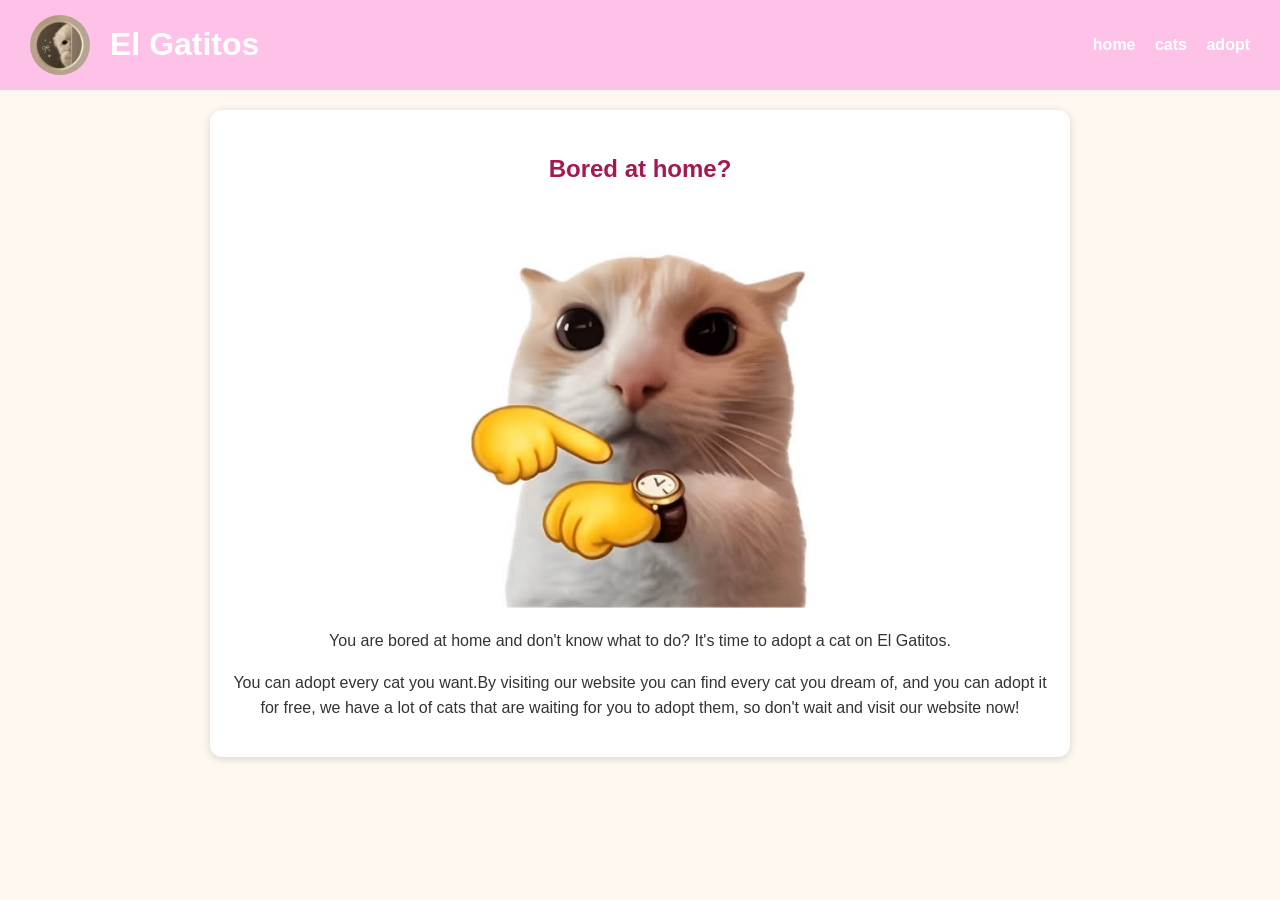
<file: index.html>
<!DOCTYPE html>
<html lang="en">

<head>
    <meta charset="UTF-8">
    <meta name="viewport" content="width=device-width, initial-scale=1.0">
    <title>El Gatitos</title>
    <link rel="stylesheet" href="styles.css">
</head>

<body>
    <header>
        <img src="images/site_image.jpeg" alt="El Gatitos logo" width="80">
    <h1>El Gatitos</h1>
    <nav>
    <a href="index.html">home</a>
    <a href="cats.html">cats</a>
    <a href="adopt.html">adopt</a>
    </nav>
    </header>
    <main>
        <section>
            <h2>Bored at home?</h2>
            <img class="hero-img" src="images/time_to_adopt.jpeg" alt="Time to adopt a cat">
        <p>You are bored at home and don't know what to do? It's time to adopt a cat on El Gatitos.</p>
        <p>You can adopt every cat you want.By visiting our website you can find every cat you dream of, and you can adopt
        it for free, we have a lot of cats that are
        waiting for you to adopt them, so don't wait and visit our website now!</p>
    
        </section>


    </main>
</body>

</html>
</file>
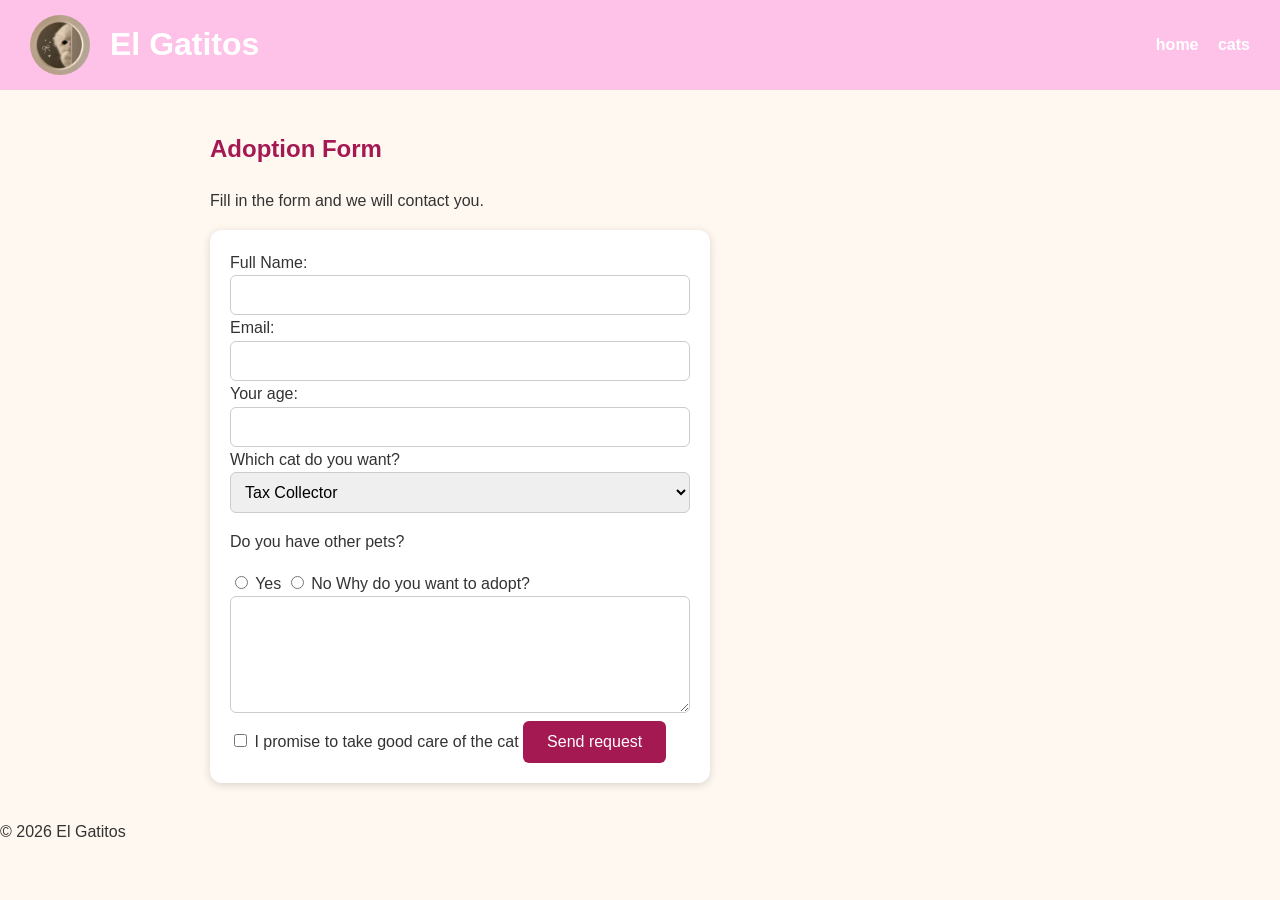
<file: adopt.html>
<!DOCTYPE html>
<html lang="en">
<head>
    <meta charset="UTF-8">
    <meta name="viewport" content="width=device-width, initial-scale=1.0">
    <title>Adopt - El Gatitos</title>
    <link rel="stylesheet" href="styles.css">
</head>
<body>
    <header>
        <img src="images/site_image.jpeg" alt="El Gatitos logo" width="80">
        <h1>El Gatitos</h1>
        <nav>
            <a href="index.html">home</a>
            <a href="cats.html">cats</a>
        </nav>
    </header>
    <main>
        <h2>Adoption Form</h2>
        <p>Fill in the form and we will contact you.</p>
        <form>
            <label for="fullname">Full Name:</label>
            <input type="text" id="fullname" name="fullname" required>
           

            <label for="email">Email:</label>
            <input type="text" id="email" name="email" required>
            

            <label for="age">Your age:</label>
            <input type="number" id="age" name="age" min="18" max="100" required>
            

            <label for="cat">Which cat do you want?</label>
                <select id="cat" name="cat">
                    <option value="tax-collector">Tax Collector</option>
                    <option value="pocket-chaos">Pocket Chaos</option>
                    <option value="thunder-nugget">Thunder Nugget</option>
                    <option value="fried-egg">Fried Egg</option>
                    <option value="lord-floof">Lord Floof</option>
                    <option value="pollen">Pollen</option>
                </select>
              
                <p>Do you have other pets?</p>
      <input type="radio" id="pets-yes" name="pets" value="yes">
      <label for="pets-yes">Yes</label>
      <input type="radio" id="pets-no" name="pets" value="no">
      <label for="pets-no">No</label>
     

      <label for="message">Why do you want to adopt?</label>
      <textarea id="message" name="message" rows="5" cols="40"></textarea>
      

      <input type="checkbox" id="terms" name="terms" required>
      <label for="terms">I promise to take good care of the cat</label>
     

      <button type="submit">Send request</button>

        </form>
    </main>
    <footer>
    <p>© 2026 El Gatitos</p>
  </footer>    
</body>
</html>
</file>
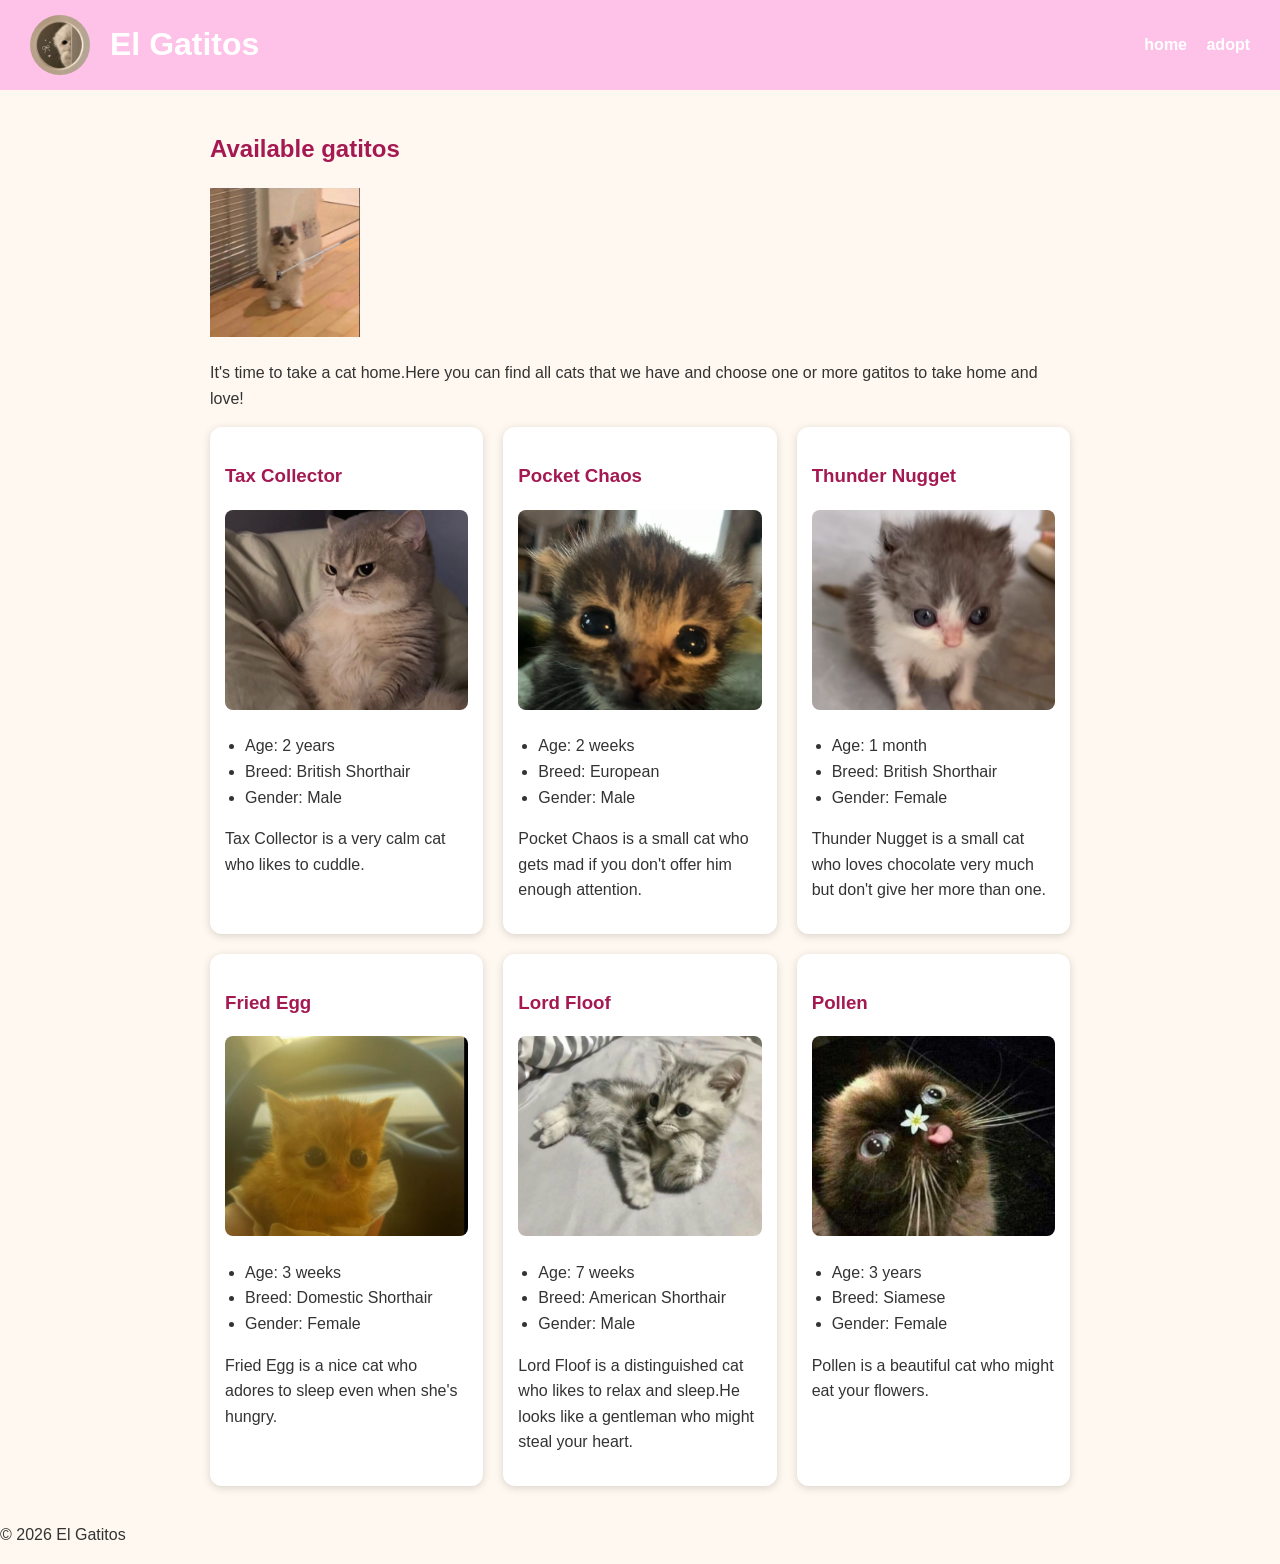
<file: cats.html>
<!DOCTYPE html>
<html lang="en">
<head>
  <meta charset="UTF-8">
  <meta name="viewport" content="width=device-width, initial-scale=1.0">
  <title>Cats - El Gatitos</title>
  <link rel="stylesheet" href="styles.css">
</head>

<body>
    <header>
        <img src="images/site_image.jpeg" alt="Logo of El gatitos Site" width="80">
        <h1>El Gatitos</h1>
        <nav>
            <a href="index.html">home</a>
            <a href="adopt.html">adopt</a>
        </nav>
        
    </header>

    <main>  
        <h2>Available gatitos</h2>
        
        <img src="images/mad_cat.jpg" alt="A cat looking annoyed." width ="150">
        <p>It's time to take a cat home.Here you can find all cats that we have and choose one or more gatitos to take home and love!</p>
        <div class="cats-grid">
        <article>
            <h3>Tax Collector</h3>
            <img src="images/cat1.jpeg" alt="Tax Collector, an adult British Shorthair with a calm expression" width="200">
            <ul>
                <li>Age: 2 years</li>
                <li>Breed: British Shorthair</li>
                <li>Gender: Male</li>
            </ul>
            <p>Tax Collector is a very calm cat who likes to cuddle.</p>
        </article>
       
        <article>
            <h3>Pocket Chaos</h3>
            <img src="images/cat2.jpeg" alt="Pocket Chaos, a tiny European kitten looking at the camera" width="200">
            <ul>
                <li>Age: 2 weeks</li>
                <li>Breed: European</li>
                <li>Gender: Male</li>
            </ul>
            <p>Pocket Chaos is a small cat who gets mad if you don't offer him enough attention.</p>
        </article>

         <article>
            <h3>Thunder Nugget</h3>
            <img src="images/cat3.jpeg" alt="Thunder Nugget, a small British Shorthair kitten" width="200">
            <ul>
                <li>Age: 1 month</li>
                <li>Breed: British Shorthair</li>
                <li>Gender: Female</li>
            </ul>
            <p>Thunder Nugget is a small cat who loves chocolate very much but don't give her more than one.</p>
        </article>

         <article>
            <h3>Fried Egg</h3>
            <img src="images/cat4.jpeg" alt="Fried Egg, a Domestic Shorthair kitten sleeping" width="200">
            <ul>
                <li>Age: 3 weeks</li>
                <li>Breed: Domestic Shorthair</li>
                <li>Gender: Female</li>
            </ul>
            <p>Fried Egg is a nice cat who adores to sleep even when she's hungry.</p>
        </article>

        <article>
            <h3>Lord Floof</h3>
            <img src="images/cat5.jpeg" alt="Lord Floof, an American Shorthair relaxing like a gentleman" width="200">
            <ul>
                <li>Age: 7 weeks</li>
                <li>Breed: American Shorthair</li>
                <li>Gender: Male</li>
            </ul>
            <p>Lord Floof is a distinguished cat who likes to relax and sleep.He looks like a gentleman who might steal your heart.</p>
        </article>

        <article>
            <h3>Pollen</h3>
            <img src="images/cat6.jpeg" alt="Pollen, a Siamese cat with a graceful pose" width="200">
            <ul>
                <li>Age: 3 years</li>
                <li>Breed: Siamese</li>
                <li>Gender: Female</li>
            </ul>
            <p>Pollen is a beautiful cat who might eat your flowers.</p>
        </article>
        </div>
    </main>
     <footer>
    <p>© 2026 El Gatitos</p>
  </footer>
</body>

</html>
</file>
<file: styles.css>
* {
    box-sizing:border-box;
}

body {
    font-family: Arial, sans-serif;
    background-color:#fff8f0;
    color:#333;
    margin: 0;
    line-height: 1.6;
}
main {
  max-width: 900px;
  margin: 0 auto;
  padding: 20px;
}
h1, h2, h3 {
  color: #a51953;
}
header {
  display: flex;
  align-items: center;
  gap: 20px;
  padding: 15px 30px;
  background-color: #feade5ba;
  flex-wrap: wrap;
}

header h1 {
  color: white;
  margin: 0;
}

nav {
  margin-left: auto;
}

nav a {
  color: white;
  text-decoration: none;
  font-weight: bold;
  margin-left: 15px;
}

nav a:hover {
  text-decoration: underline;
}

.cats-grid {
  display: grid;
  grid-template-columns: repeat(auto-fill, minmax(250px, 1fr));
  gap: 20px;
}

article {
  background-color: white;
  border-radius: 12px;
  padding: 15px;
  box-shadow: 0 2px 8px rgba(0, 0, 0, 0.15);
}

article img {
  width: 100%;
  height: 200px;
  object-fit: cover;
  border-radius: 8px;
}

article ul {
  padding-left: 20px;
}

section {
  background-color: white;
  padding: 20px;
  border-radius: 12px;
  box-shadow: 0 2px 8px rgba(0, 0, 0, 0.15);
  text-align: center;
}

.hero-img {
  display: block;
  max-width: 100%;
  width: 400px;
  margin: 20px auto;
  border-radius: 12px;
}

header img {
  width: 60px;
  height: 60px;
  border-radius: 50%;
  object-fit: cover;
}

form {
  max-width: 500px;
  background-color: white;
  padding: 20px;
  border-radius: 12px;
  box-shadow: 0 2px 8px rgba(0, 0, 0, 0.15);
}

.field {
  margin-bottom: 15px;
}

.field label {
  display: block;
  margin-bottom: 5px;
  font-weight: bold;
}

.field input[type="radio"] + label,
.field input[type="checkbox"] + label {
  display: inline;
  font-weight: normal;
}

input[type="text"],
input[type="email"],
input[type="number"],
select,
textarea {
  width: 100%;
  padding: 10px;
  border: 1px solid #ccc;
  border-radius: 6px;
  font-size: 1rem;
}

button {
  background-color: #a51953;
  color: white;
  border: none;
  padding: 12px 24px;
  border-radius: 6px;
  font-size: 1rem;
  cursor: pointer;
}

button:hover {
  background-color: #7d1240;
}
</file>
